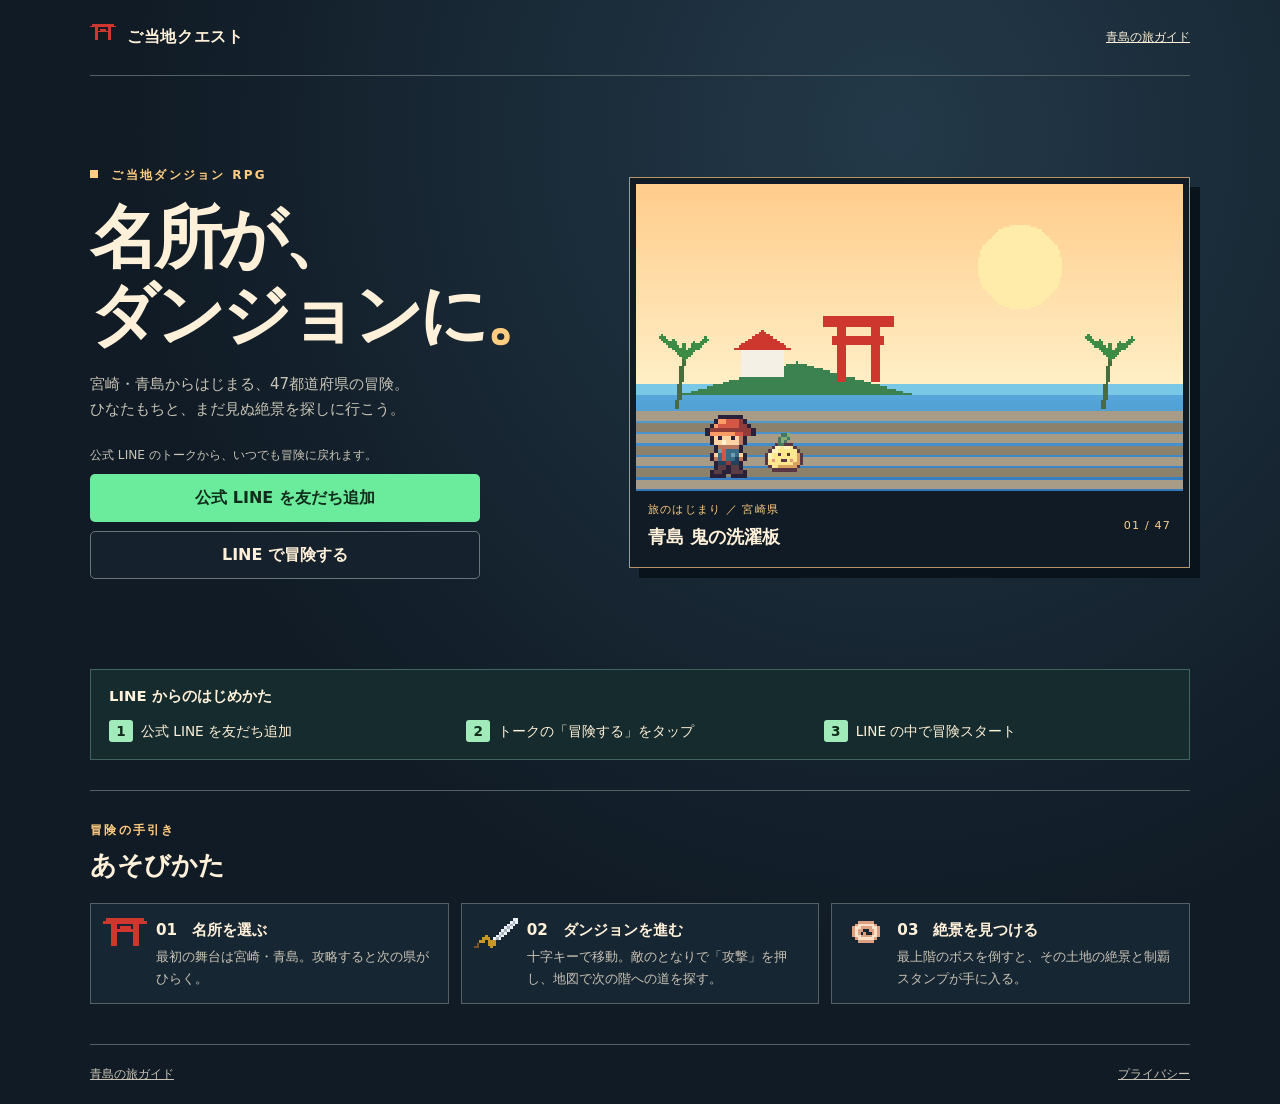
<file: index.html>
<!doctype html>
<html lang="ja">
<head>
  <meta charset="utf-8">
  <meta name="viewport" content="width=device-width, initial-scale=1, viewport-fit=cover">
  <meta name="theme-color" content="#101b25">
  <meta name="description" content="宮崎・青島から、47都道府県のダンジョンへ。ドット絵でめぐる、無料のご当地ローグライクRPG。">
  <meta property="og:title" content="ご当地クエスト">
  <meta property="og:description" content="宮崎・青島から、47都道府県のダンジョンへ。">
  <meta property="og:type" content="website">
  <title>ご当地クエスト｜宮崎・青島から、全国へ</title>
  <link rel="icon" href="assets/items/torii_4x.png">
  <link rel="stylesheet" href="portal.css">
  <script type="module" src="line-entry.js?v=9"></script>
</head>
<body class="portal" data-page="home">
  <header class="portal-header shell">
    <a class="brand" href="./"><img src="assets/items/torii_4x.png" width="26" height="26" alt=""> ご当地クエスト</a>
    <a class="header-link" href="travel.html">青島の旅ガイド</a>
  </header>
  <main class="shell">
    <section class="hero" aria-labelledby="hero-title">
      <div class="hero-copy">
        <p class="eyebrow"><span></span> ご当地ダンジョン RPG</p>
        <h1 id="hero-title">名所が、<br>ダンジョンに<span>。</span></h1>
        <p class="intro">宮崎・青島からはじまる、47都道府県の冒険。<br class="wide-only"> ひなたもちと、まだ見ぬ絶景を探しに行こう。</p>
        <div class="entry-actions" id="entry-actions" aria-busy="true">
          <p class="entry-note" id="entry-note" role="status">起動方法を読み込んでいます…</p>
          <a class="action" id="entry-primary" hidden></a>
          <a class="secondary" id="entry-secondary" hidden></a>
        </div>
        <noscript><p class="entry-note">ゲームを遊ぶには JavaScript を有効にしてください。</p></noscript>
      </div>
      <figure class="hero-scene">
        <img class="vista" src="assets/vistas/vista_aoshima.png" width="480" height="270" alt="朝日がのぼる青島の海岸と赤い鳥居のドット絵">
        <canvas class="hero-player" width="16" height="16" aria-hidden="true"></canvas>
        <canvas class="hero-mochi" width="16" height="16" aria-hidden="true"></canvas>
        <figcaption><span>旅のはじまり ／ 宮崎県</span><b>青島 鬼の洗濯板</b><small>01 / 47</small></figcaption>
      </figure>
    </section>
    <section class="line-route" aria-labelledby="line-route-title" id="line-route" hidden>
      <h2 id="line-route-title">LINE からのはじめかた</h2>
      <ol>
        <li><b>1</b>公式 LINE を友だち追加</li>
        <li><b>2</b>トークの「冒険する」をタップ</li>
        <li><b>3</b>LINE の中で冒険スタート</li>
      </ol>
    </section>
    <section class="how" id="how" aria-labelledby="how-title">
      <p class="eyebrow">冒険の手引き</p>
      <h2 id="how-title">あそびかた</h2>
      <ol class="steps">
        <li><img src="assets/items/torii_4x.png" alt="" width="44" height="44"><div><h3>01　名所を選ぶ</h3><p>最初の舞台は宮崎・青島。攻略すると次の県がひらく。</p></div></li>
        <li><img src="assets/items/sword_4x.png" alt="" width="44" height="44"><div><h3>02　ダンジョンを進む</h3><p>十字キーで移動。敵のとなりで「攻撃」を押し、地図で次の階への道を探す。</p></div></li>
        <li><img src="assets/items/shell_kai_4x.png" alt="" width="44" height="44"><div><h3>03　絶景を見つける</h3><p>最上階のボスを倒すと、その土地の絶景と制覇スタンプが手に入る。</p></div></li>
      </ol>
    </section>
  </main>
  <footer class="portal-footer shell"><a href="travel.html">青島の旅ガイド</a><a href="privacy.html">プライバシー</a></footer>
</body>
</html>
</file>
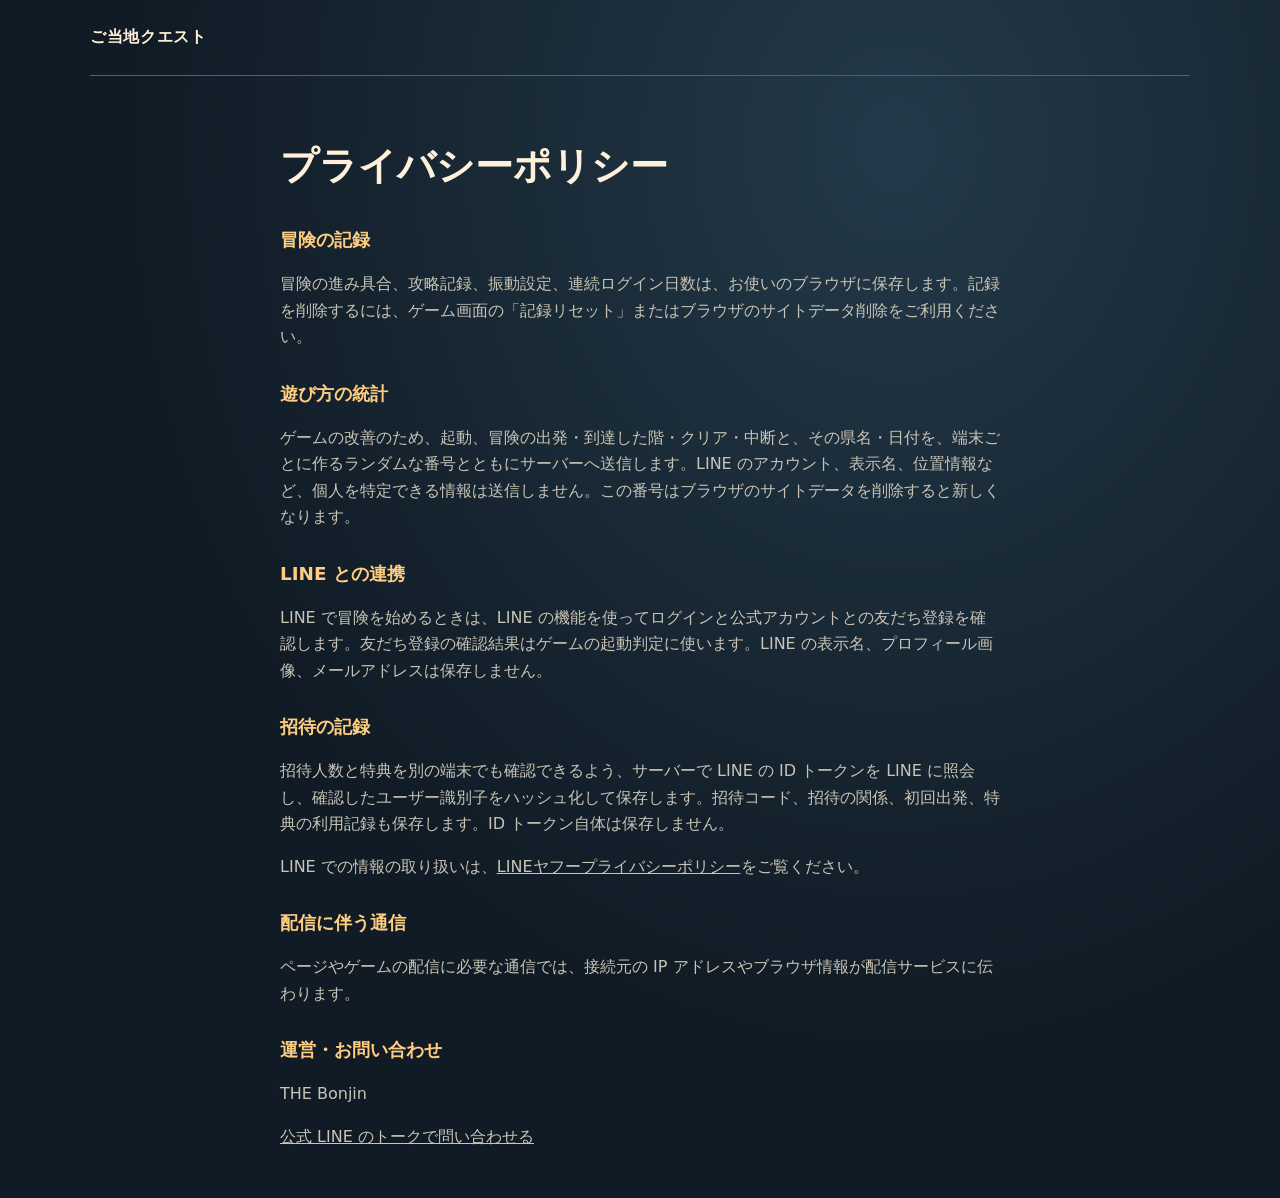
<file: privacy.html>
<!doctype html>
<html lang="ja">
<head>
  <meta charset="utf-8">
  <meta name="viewport" content="width=device-width, initial-scale=1">
  <meta name="theme-color" content="#101b25">
  <title>プライバシー｜ご当地クエスト</title>
  <link rel="stylesheet" href="portal.css">
  <script type="module" src="line-entry.js?v=7"></script>
</head>
<body class="portal" data-page="privacy">
  <header class="portal-header shell"><a class="brand" href="./">ご当地クエスト</a></header>
  <main class="shell privacy">
    <h1>プライバシーポリシー</h1>
    <h2>冒険の記録</h2>
    <p>冒険の進み具合、攻略記録、振動設定、連続ログイン日数は、お使いのブラウザに保存します。記録を削除するには、ゲーム画面の「記録リセット」またはブラウザのサイトデータ削除をご利用ください。</p>
    <h2>遊び方の統計</h2>
    <p>ゲームの改善のため、起動、冒険の出発・到達した階・クリア・中断と、その県名・日付を、端末ごとに作るランダムな番号とともにサーバーへ送信します。LINE のアカウント、表示名、位置情報など、個人を特定できる情報は送信しません。この番号はブラウザのサイトデータを削除すると新しくなります。</p>
    <h2>LINE との連携</h2>
    <p>LINE で冒険を始めるときは、LINE の機能を使ってログインと公式アカウントとの友だち登録を確認します。友だち登録の確認結果はゲームの起動判定に使います。LINE の表示名、プロフィール画像、メールアドレスは保存しません。</p>
    <h2>招待の記録</h2>
    <p>招待人数と特典を別の端末でも確認できるよう、サーバーで LINE の ID トークンを LINE に照会し、確認したユーザー識別子をハッシュ化して保存します。招待コード、招待の関係、初回出発、特典の利用記録も保存します。ID トークン自体は保存しません。</p>
    <p>LINE での情報の取り扱いは、<a href="https://www.lycorp.co.jp/ja/company/privacypolicy/">LINEヤフープライバシーポリシー</a>をご覧ください。</p>
    <h2>配信に伴う通信</h2>
    <p>ページやゲームの配信に必要な通信では、接続元の IP アドレスやブラウザ情報が配信サービスに伝わります。</p>
    <section id="operator-info" hidden>
      <h2>運営・お問い合わせ</h2>
      <p id="operator-name"></p>
      <p><a id="operator-contact">公式 LINE のトークで問い合わせる</a></p>
    </section>
  </main>
</body>
</html>
</file>
<file: portal.css>
.portal {
  --night: #101b25;
  --panel: #172633;
  --paper: #fff1d9;
  --soft: #c9c4b6;
  --amber: #ffcd80;
  --edge: #536064;
  margin: 0;
  color: var(--paper);
  background: radial-gradient(ellipse at 70% 12%, #233949, var(--night) 60%);
  font: 16px/1.65 system-ui, -apple-system, sans-serif;
  min-height: 100vh;
}
.portal *, .line-gate * { box-sizing: border-box; }
[hidden] { display: none !important; }
.portal img, .portal canvas, .line-gate img { image-rendering: pixelated; }
.portal a, .line-gate a { color: inherit; }
.portal :focus-visible, .line-gate :focus-visible { outline: 3px solid #fff1d9; outline-offset: 5px; }
.shell { width: min(1100px, calc(100% - 64px)); margin-inline: auto; }
.portal-header { display: flex; align-items: center; justify-content: space-between; gap: 12px; min-height: 76px; border-bottom: 1px solid var(--edge); }
.brand { display: flex; align-items: center; gap: 5px; font-weight: 800; text-decoration: none; letter-spacing: .04em; }
.brand img { margin-right: 6px; }
.brand span, .header-link { color: var(--soft); font-size: .78rem; }
.portal .header-link { padding: 10px 0; }
.hero { display: grid; grid-template-columns: 1fr 1.18fr; align-items: center; gap: clamp(22px, 5vw, 75px); padding: clamp(38px, 7vw, 94px) 0; }
.eyebrow { font-size: .75rem; font-weight: 800; letter-spacing: .19em; color: var(--amber); margin: 0 0 14px; }
.eyebrow span { display: inline-block; width: 8px; height: 8px; background: var(--amber); margin-right: 7px; vertical-align: 1px; }
.hero h1 { font-size: clamp(2.65rem, 5.35vw, 4.7rem); letter-spacing: -.06em; line-height: 1.12; margin: 0; font-weight: 900; }
.hero h1 span { color: var(--amber); }
.intro { color: var(--soft); margin: 19px 0 24px; font-size: .94rem; }
.hero-scene { margin: 0; position: relative; border: 1px solid #b99565; padding: 6px; background: #101b25; box-shadow: 10px 10px 0 #09131c; }
.vista { width: 100%; height: auto; display: block; }
.hero-player, .hero-mochi { position: absolute; width: 12%; height: auto; left: 12%; bottom: 23%; }
.hero-mochi { width: 9%; left: 23%; }
.hero-scene figcaption { min-height: 70px; padding: 8px 12px; display: grid; grid-template-columns: 1fr auto; align-items: center; }
.hero-scene figcaption span, .hero-scene figcaption small { color: var(--amber); font-size: .7rem; letter-spacing: .1em; }
.hero-scene figcaption b { grid-column: 1; font-size: 1.1rem; }
.hero-scene figcaption small { grid-row: 1 / 3; grid-column: 2; }
.entry-actions { max-width: 390px; display: grid; gap: 9px; }
.entry-note { color: var(--soft); font-size: .76rem; margin: 0; }
.action, .secondary { display: inline-flex; align-items: center; justify-content: center; min-height: 48px; padding: 8px 15px; font: inherit; font-weight: 800; cursor: pointer; text-align: center; text-decoration: none; border: 1px solid transparent; border-radius: 5px; }
.portal .action, .line-gate .action { background: #ffcd80; color: #281b10; }
.portal .action.line, .line-gate .action.line { background: #6beb9c; color: #102c1b; }
.secondary { border-color: #68767a; background: #15222d; }
.action:hover, .secondary:hover { filter: brightness(1.12); }
.line-route { display: flex; align-items: baseline; flex-wrap: wrap; gap: 5px 12px; background: #152b2d; border: 1px solid #41645e; padding: 14px 18px 17px; margin-bottom: 30px; }
.line-route h2 { font-size: .93rem; margin: 0; }
.line-route > span { color: #acd0c0; font-size: .75rem; }
.line-route ol { display: grid; grid-template-columns: repeat(3, 1fr); gap: 10px; width: 100%; padding: 0; margin: 6px 0 0; list-style: none; }
.line-route li { display: flex; align-items: center; gap: 8px; font-size: .85rem; }
.line-route li b { flex: 0 0 24px; text-align: center; background: #a1ebbb; color: #102c1b; border-radius: 3px; }
.how { border-top: 1px solid var(--edge); padding: 30px 0 40px; }
.how .eyebrow { margin-bottom: 0; }
.how h2 { font-size: 1.65rem; margin: 2px 0 17px; }
.steps { padding: 0; margin: 0; list-style: none; display: grid; grid-template-columns: repeat(3, 1fr); gap: 12px; }
.steps li { display: flex; align-items: flex-start; gap: 9px; background: var(--panel); border: 1px solid var(--edge); padding: 14px 12px; }
.steps h3 { font-size: .95rem; margin: 0 0 3px; }
.steps p { font-size: .8rem; color: var(--soft); margin: 0; }
.portal-footer { border-top: 1px solid var(--edge); padding: 20px 0; display: flex; flex-wrap: wrap; justify-content: space-between; gap: 6px 12px; color: var(--soft); font-size: .75rem; }
.line-gate { color: #fff1d9; width: min(480px, calc(100% - 32px)); margin: max(28px, env(safe-area-inset-top)) auto; border: 1px solid #b99565; background: #172633; padding: 10px; }
.line-gate > img { display: block; width: 100%; height: auto; }
.gate-copy { padding: 14px 10px 10px; }
.gate-copy h1 { font-size: 1.42rem; margin: 0; }
.gate-copy p { font-size: .92rem; color: #e0d7c7; margin: 8px 0 14px; }
.gate-actions { display: grid; gap: 8px; }
.gate-actions button { color: inherit; }
.gate-actions a:last-child { justify-self: center; padding: 7px; }
.gate-pending .screen, .gate-pending .sheet-back, .gate-pending .sheet { display: none !important; }
@media (max-width: 750px) {
  .shell { width: calc(100% - 36px); }
  .hero { grid-template-columns: 1fr; gap: 22px; padding: 28px 0 34px; }
  .hero-scene { grid-row: 1; }
  .hero-scene figcaption { min-height: 55px; }
  .hero-player, .hero-mochi { bottom: 25%; }
  .hero h1 { font-size: clamp(2.2rem, 8.9vw, 3.7rem); }
  .wide-only { display: none; }
  .steps { grid-template-columns: 1fr; }
  .line-route ol { grid-template-columns: 1fr; gap: 7px; }
  .portal-header { min-height: 58px; }
}
.privacy { max-width: 720px; padding-block: 32px; }
.privacy h1 { font-size: clamp(1.65rem, 6vw, 2.4rem); }
.privacy h2 { margin-top: 28px; font-size: 1.15rem; color: var(--amber); }
.privacy p { color: var(--soft); }
.travel-places a { display: inline-block; color: var(--amber); font-size: .83rem; margin-top: 10px; padding-block: 6px; }
</file>
